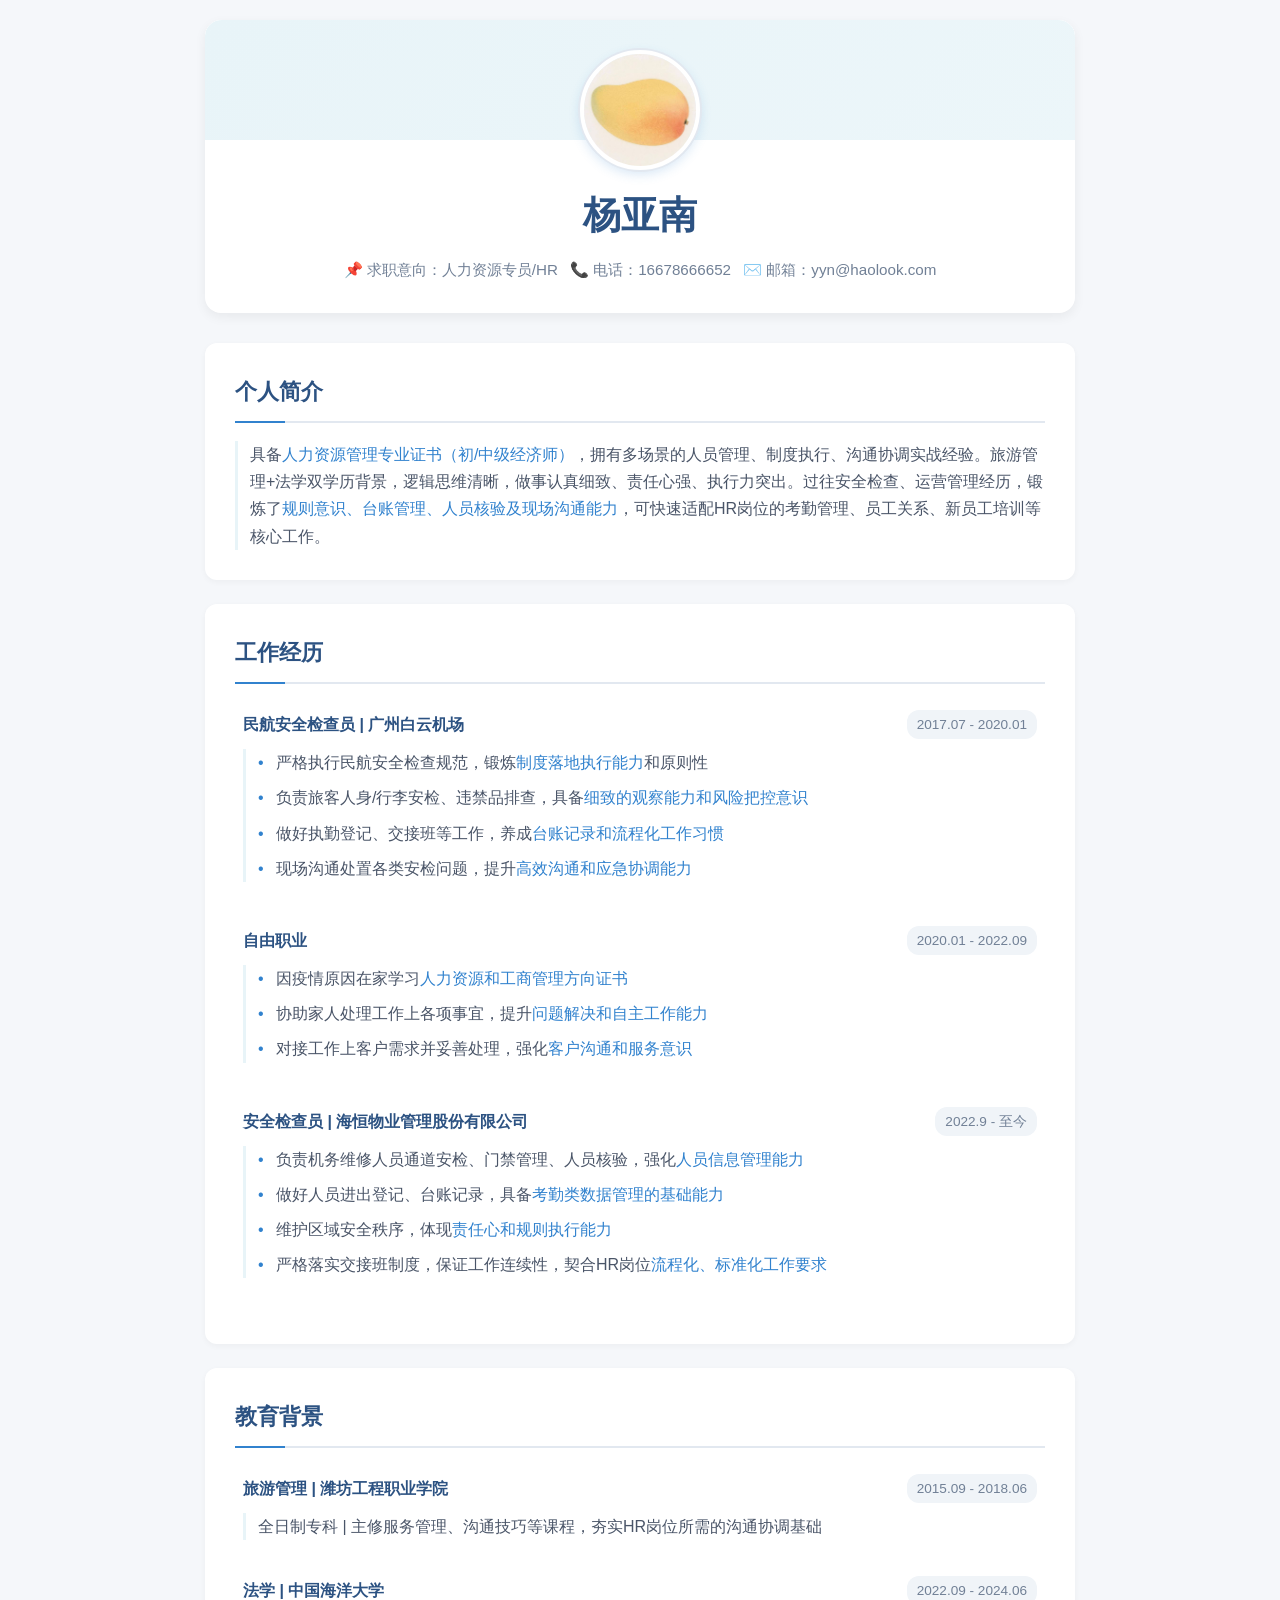
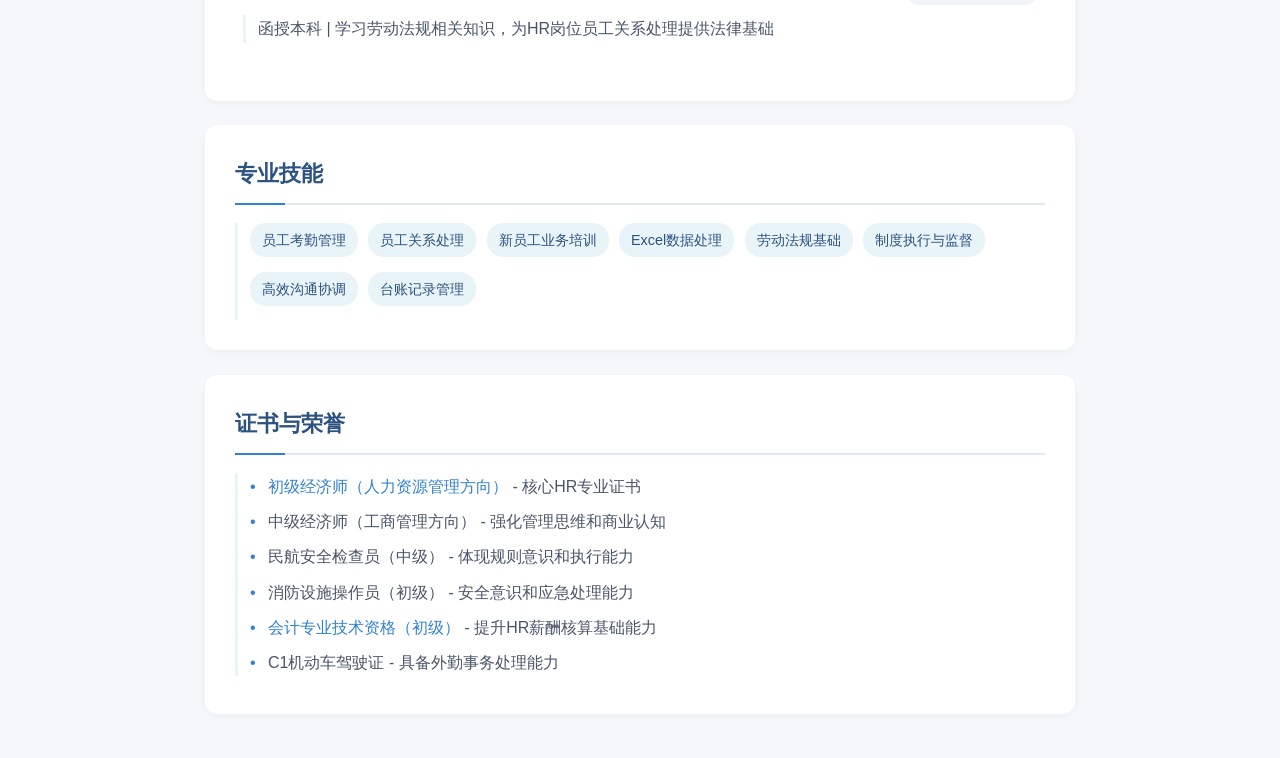
<file: index.html>
<html lang="zh-CN">
<head>
<meta charset="UTF-8">
<meta name="viewport" content="width=device-width, initial-scale=1.0">
<title>杨亚南的个人简历</title>
<style>
/* 全局基础：保证所有设备统一渲染 */
* {
  margin: 0;
  padding: 0;
  box-sizing: border-box;
  -webkit-box-sizing: border-box;
  -webkit-text-size-adjust: 100%; /* 禁止手机自动放大文字 */
  scroll-behavior: smooth; /* 平滑滚动 */
}

html, body {
  width: 100%;
  overflow-x: hidden; /* 禁止横向滚动条 */
}

body {
  font-family: -apple-system, BlinkMacSystemFont, "Segoe UI", "Microsoft YaHei", "Helvetica Neue", sans-serif;
  max-width: 900px;
  margin: 0 auto;
  padding: 20px 15px;
  color: #333;
  line-height: 1.7;
  background: #f5f7fa;
}

/* 主题色变量 */
:root {
  --primary: #2c5282;
  --secondary: #718096;
  --accent: #3182ce;
  --border: #e2e8f0;
  --card: #ffffff;
  --avatar-shadow: rgba(49, 130, 206, 0.2); /* 头像专属阴影色 */
  --hover-bg: #f8fafc;
}

/* 回到顶部按钮 */
.back-to-top {
  position: fixed;
  bottom: 30px;
  right: 30px;
  width: 48px;
  height: 48px;
  border-radius: 50%;
  background: var(--accent);
  color: white;
  display: flex;
  align-items: center;
  justify-content: center;
  cursor: pointer;
  box-shadow: 0 2px 8px rgba(49, 130, 206, 0.3);
  transition: all 0.3s ease;
  opacity: 0;
  visibility: hidden;
  z-index: 100;
  /* 新增：按钮出现动画 */
  animation: pulse 2s infinite ease-in-out;
  animation-play-state: paused;
}

.back-to-top.show {
  opacity: 1;
  visibility: visible;
  animation-play-state: running;
}

.back-to-top:hover {
  transform: translateY(-3px) scale(1.05);
  box-shadow: 0 4px 12px rgba(49, 130, 206, 0.4);
}

/* 头部卡片 */
.header {
  text-align: center;
  margin-bottom: 30px;
  padding: 30px 24px; /* 增加上下内边距，给头像更多呼吸空间 */
  background: var(--card);
  border-radius: 16px; /* 增大圆角更柔和 */
  box-shadow: 0 4px 12px rgba(0,0,0,0.06);
  position: relative;
  overflow: hidden;
  /* 新增：更细腻的入场动画 */
  animation: fadeInUp 0.8s ease forwards;
  opacity: 0;
  transform: translateY(20px);
}

/* 头部背景装饰 - 新增流动光效 */
.header::before {
  content: "";
  position: absolute;
  top: 0;
  left: 0;
  width: 100%;
  height: 120px;
  background: linear-gradient(135deg, #e8f4f8 0%, #f0f8fb 100%);
  border-radius: 16px 16px 0 0;
  z-index: 1;
  /* 新增：背景渐变动画 */
  background-size: 200% 200%;
  animation: gradientFlow 8s ease infinite;
}

/* 头像容器 - 新增外层容器实现更丰富效果 */
.avatar-container {
  position: relative;
  z-index: 2;
  display: inline-block;
  margin-bottom: 12px;
}

.avatar {
  width: 120px; /* 增大头像尺寸更醒目 */
  height: 120px;
  border-radius: 50%;
  object-fit: cover;
  /* 多层边框+阴影打造精致感 */
  border: 4px solid #ffffff;
  box-shadow: 0 0 0 2px var(--border), 0 4px 12px var(--avatar-shadow);
  /* 头像过渡效果 */
  transition: all 0.4s cubic-bezier(0.25, 0.8, 0.25, 1);
  /* 头像加载失败时的样式优化 */
  background-color: #f0f4f8;
  display: flex;
  align-items: center;
  justify-content: center;
  font-size: 2.5rem; /* 增大默认文字 */
  color: var(--accent);
  font-weight: 600;
  /* 新增：头像旋转入场动画 */
  animation: avatarRotate 1s ease forwards;
  opacity: 0;
  transform: scale(0.8) rotate(-10deg);
}

/* 头像悬浮效果 - 增强 */
.avatar:hover {
  transform: scale(1.08) rotate(2deg);
  box-shadow: 0 0 0 2px var(--border), 0 8px 20px rgba(49, 130, 206, 0.4);
}

/* 头像图片加载失败时显示文字 */
.avatar:after {
  content: "杨";
}

h1 {
  font-size: clamp(1.8rem, 4vw, 2.4rem); /* 自动适配大小 */
  color: var(--primary);
  margin-bottom: 10px;
  position: relative;
  z-index: 2;
  /* 新增：文字渐显动画 */
  animation: textReveal 1s ease 0.3s forwards;
  opacity: 0;
}

.contact {
  color: var(--secondary);
  display: flex;
  flex-wrap: wrap;
  justify-content: center;
  gap: 12px;
  font-size: 0.95rem;
  position: relative;
  z-index: 2;
  /* 新增：联系方式渐显动画 */
  animation: textReveal 1s ease 0.5s forwards;
  opacity: 0;
}

/* 联系方式点击交互 */
.contact span {
  transition: all 0.3s ease;
  cursor: pointer;
  position: relative;
}

.contact span:hover {
  color: var(--accent);
  transform: translateY(-2px);
}

/* 新增：联系方式下划线动画 */
.contact span::after {
  content: "";
  position: absolute;
  bottom: -2px;
  left: 0;
  width: 0;
  height: 1px;
  background: var(--accent);
  transition: width 0.3s ease;
}

.contact span:hover::after {
  width: 100%;
}

/* 内容卡片 */
.section {
  background: var(--card);
  padding: clamp(20px, 4vw, 30px);
  border-radius: 12px;
  margin-bottom: 24px;
  box-shadow: 0 2px 6px rgba(0,0,0,0.04);
  /* 添加轻微的悬浮效果 */
  transition: all 0.3s cubic-bezier(0.25, 0.8, 0.25, 1);
  /* 新增：卡片入场动画 */
  opacity: 0;
  transform: translateY(30px) scale(0.98);
  animation: sectionFadeIn 0.7s ease forwards;
}

/* 逐个延迟动画 - 调整延迟时间更自然 */
.section:nth-child(1) { animation-delay: 0.2s; }
.section:nth-child(2) { animation-delay: 0.4s; }
.section:nth-child(3) { animation-delay: 0.6s; }
.section:nth-child(4) { animation-delay: 0.8s; }
.section:nth-child(5) { animation-delay: 1.0s; }

.section:hover {
  transform: translateY(-5px) scale(1.01);
  box-shadow: 0 8px 20px rgba(0,0,0,0.08);
}

h2 {
  font-size: clamp(1.1rem, 3vw, 1.4rem);
  color: var(--primary);
  padding-bottom: 10px;
  border-bottom: 2px solid var(--border);
  position: relative;
  margin-bottom: 18px;
  /* 新增：标题下划线动画 */
  transition: all 0.3s ease;
}

h2::after {
  content: "";
  position: absolute;
  left: 0; bottom: -2px;
  width: 50px; height: 2px;
  background: var(--accent);
  /* 新增：标题下划线扩展动画 */
  transition: width 0.5s ease;
}

h2:hover::after {
  width: 100px;
}

/* 条目布局 */
.item {
  margin-bottom: 20px;
  transition: all 0.3s ease;
  padding: 8px;
  border-radius: 8px;
  /* 新增：条目渐显动画 */
  animation: itemFadeIn 0.8s ease forwards;
  opacity: 0;
}

/* 条目逐个动画 */
.item:nth-child(1) { animation-delay: 0.1s; }
.item:nth-child(2) { animation-delay: 0.2s; }
.item:nth-child(3) { animation-delay: 0.3s; }

.item:hover {
  background: var(--hover-bg);
  transform: translateX(5px);
}

.item-header {
  display: flex;
  flex-wrap: wrap;
  justify-content: space-between;
  align-items: center;
  gap: 8px;
  margin-bottom: 10px;
}

.item-title {
  font-weight: 600;
  color: var(--primary);
  flex: 1;
  transition: all 0.3s ease;
}

.item:hover .item-title {
  color: var(--accent);
}

.item-time {
  background: #f0f4f8;
  padding: 3px 10px;
  border-radius: 12px;
  font-size: 0.85rem;
  color: var(--secondary);
  white-space: nowrap;
  transition: all 0.3s ease;
}

.item:hover .item-time {
  background: var(--accent);
  color: white;
}

.item-desc {
  color: #4a5568;
  padding-left: 12px;
  border-left: 3px solid #e8f4f8;
  transition: all 0.3s ease;
}

.item:hover .item-desc {
  border-left-color: var(--accent);
  padding-left: 18px;
}

ul {
  list-style: none;
}
li {
  position: relative;
  padding-left: 18px;
  margin-bottom: 8px;
  transition: all 0.3s ease;
}

li:hover {
  color: var(--primary);
  transform: translateX(3px);
}

li::before {
  content: "•";
  position: absolute;
  left: 0;
  color: var(--accent);
  transition: all 0.3s ease;
}

li:hover::before {
  transform: scale(1.5);
  color: var(--primary);
}

/* 技能标签 */
.skill-tag {
  display: inline-block;
  background: #e8f4f8;
  color: var(--primary);
  padding: 5px 12px;
  border-radius: 16px;
  margin: 0 6px 6px 0;
  font-size: 0.9rem;
  /* 标签交互效果 */
  transition: all 0.3s cubic-bezier(0.25, 0.8, 0.25, 1);
  cursor: pointer;
  position: relative;
  overflow: hidden;
  /* 新增：标签入场动画 */
  animation: tagPop 0.6s ease forwards;
  opacity: 0;
  transform: scale(0.8);
}

/* 技能标签逐个动画 */
.skill-tag:nth-child(1) { animation-delay: 0.1s; }
.skill-tag:nth-child(2) { animation-delay: 0.2s; }
.skill-tag:nth-child(3) { animation-delay: 0.3s; }
.skill-tag:nth-child(4) { animation-delay: 0.4s; }
.skill-tag:nth-child(5) { animation-delay: 0.5s; }
.skill-tag:nth-child(6) { animation-delay: 0.6s; }
.skill-tag:nth-child(7) { animation-delay: 0.7s; }
.skill-tag:nth-child(8) { animation-delay: 0.8s; }

.skill-tag::after {
  content: "";
  position: absolute;
  top: 0;
  left: -100%;
  width: 100%;
  height: 100%;
  background: linear-gradient(90deg, transparent, rgba(255,255,255,0.3), transparent);
  transition: left 0.6s ease;
}

.skill-tag:hover {
  background-color: var(--accent);
  color: white;
  transform: translateY(-3px) scale(1.05);
  box-shadow: 0 4px 12px rgba(49, 130, 206, 0.3);
}

.skill-tag:hover::after {
  left: 100%;
}

/* 高亮HR相关内容 */
.hr-highlight {
  color: var(--accent);
  font-weight: 500;
  transition: all 0.3s ease;
  position: relative;
}

.hr-highlight:hover {
  text-shadow: 0 0 10px rgba(49, 130, 206, 0.4);
  transform: scale(1.02);
}

/* 新增：高亮文字发光动画 */
.hr-highlight::after {
  content: "";
  position: absolute;
  bottom: -2px;
  left: 0;
  width: 100%;
  height: 1px;
  background: var(--accent);
  transform: scaleX(0);
  transition: transform 0.3s ease;
}

.hr-highlight:hover::after {
  transform: scaleX(1);
}

/* 打印样式优化 */
@media print {
  body {
    background: white;
    padding: 0;
  }
  .back-to-top {
    display: none;
  }
  .header, .section {
    box-shadow: none;
    border: none;
    margin-bottom: 15px;
    padding: 15px 0;
    animation: none !important;
    transform: none !important;
    opacity: 1 !important;
  }
  .header::before {
    display: none; /* 打印时隐藏背景渐变 */
  }
  .avatar {
    box-shadow: none;
    border: 3px solid var(--border);
    animation: none !important;
    transform: none !important;
    opacity: 1 !important;
  }
  .avatar:hover {
    transform: none;
  }
  .section:hover {
    transform: none;
  }
  .skill-tag {
    border: 1px solid #e8f4f8;
    animation: none !important;
    transform: none !important;
    opacity: 1 !important;
  }
}

/* 移动端优化 */
@media (max-width: 480px) {
  .avatar {
    width: 100px;
    height: 100px;
    font-size: 2rem;
  }
  .contact {
    flex-direction: column;
    gap: 6px;
  }
  .item-desc {
    padding-left: 8px;
  }
  li {
    padding-left: 14px;
  }
  .back-to-top {
    width: 40px;
    height: 40px;
    bottom: 20px;
    right: 20px;
  }
}

/* 动画定义 - 新增多个精致动画 */
@keyframes fadeInUp {
  from { 
    opacity: 0;
    transform: translateY(20px);
  }
  to { 
    opacity: 1;
    transform: translateY(0);
  }
}

@keyframes gradientFlow {
  0% { background-position: 0% 50%; }
  50% { background-position: 100% 50%; }
  100% { background-position: 0% 50%; }
}

@keyframes avatarRotate {
  from {
    opacity: 0;
    transform: scale(0.8) rotate(-10deg);
  }
  to {
    opacity: 1;
    transform: scale(1) rotate(0);
  }
}

@keyframes textReveal {
  from {
    opacity: 0;
    transform: translateY(10px);
  }
  to {
    opacity: 1;
    transform: translateY(0);
  }
}

@keyframes sectionFadeIn {
  from {
    opacity: 0;
    transform: translateY(30px) scale(0.98);
  }
  to {
    opacity: 1;
    transform: translateY(0) scale(1);
  }
}

@keyframes itemFadeIn {
  from {
    opacity: 0;
    transform: translateX(-10px);
  }
  to {
    opacity: 1;
    transform: translateX(0);
  }
}

@keyframes tagPop {
  from {
    opacity: 0;
    transform: scale(0.8);
  }
  70% {
    transform: scale(1.05);
  }
  to {
    opacity: 1;
    transform: scale(1);
  }
}

@keyframes pulse {
  0% { transform: scale(1); }
  50% { transform: scale(1.05); }
  100% { transform: scale(1); }
}
</style>
</head>
<body>
<div class="header">
  <!-- 新增头像容器，实现更丰富的视觉效果 -->
  <div class="avatar-container">
    <img src="Mango.jpg" class="avatar" alt="杨亚南头像"> <!-- 替换为你的真实头像路径 -->
  </div>
  <h1>杨亚南</h1>
  <p class="contact">
    <span>📌 求职意向：人力资源专员/HR</span>
    <span>📞 电话：16678666652</span>
    <span>✉️ 邮箱：yyn@haolook.com</span> <!-- 替换为你的真实邮箱 -->
  </p>
</div>

<!-- 个人简介 -->
<div id="intro" class="section">
  <h2>个人简介</h2>
  <div class="item-desc">
    <p>具备<span class="hr-highlight">人力资源管理专业证书（初/中级经济师）</span>，拥有多场景的人员管理、制度执行、沟通协调实战经验。旅游管理+法学双学历背景，逻辑思维清晰，做事认真细致、责任心强、执行力突出。过往安全检查、运营管理经历，锻炼了<span class="hr-highlight">规则意识、台账管理、人员核验及现场沟通能力</span>，可快速适配HR岗位的考勤管理、员工关系、新员工培训等核心工作。</p>
  </div>
</div>

<!-- 工作经历 -->
<div id="experience" class="section">
  <h2>工作经历</h2>
  <div class="item">
    <div class="item-header">
      <span class="item-title">民航安全检查员 | 广州白云机场</span>
      <span class="item-time">2017.07 - 2020.01</span>
    </div>
    <div class="item-desc">
      <ul>
        <li>严格执行民航安全检查规范，锻炼<span class="hr-highlight">制度落地执行能力</span>和原则性</li>
        <li>负责旅客人身/行李安检、违禁品排查，具备<span class="hr-highlight">细致的观察能力和风险把控意识</span></li>
        <li>做好执勤登记、交接班等工作，养成<span class="hr-highlight">台账记录和流程化工作习惯</span></li>
        <li>现场沟通处置各类安检问题，提升<span class="hr-highlight">高效沟通和应急协调能力</span></li>
      </ul>
    </div>
  </div>
  <div class="item">
    <div class="item-header">
      <span class="item-title">自由职业</span>
      <span class="item-time">2020.01 - 2022.09</span>
    </div>
    <div class="item-desc">
      <ul>
        <li>因疫情原因在家学习<span class="hr-highlight">人力资源和工商管理方向证书</span></li>
        <li>协助家人处理工作上各项事宜，提升<span class="hr-highlight">问题解决和自主工作能力</span></li>
        <li>对接工作上客户需求并妥善处理，强化<span class="hr-highlight">客户沟通和服务意识</span></li>
      </ul>
    </div>
  </div>
  <div class="item">
    <div class="item-header">
      <span class="item-title">安全检查员 | 海恒物业管理股份有限公司</span>
      <span class="item-time">2022.9 - 至今</span>
    </div>
    <div class="item-desc">
      <ul>
        <li>负责机务维修人员通道安检、门禁管理、人员核验，强化<span class="hr-highlight">人员信息管理能力</span></li>
        <li>做好人员进出登记、台账记录，具备<span class="hr-highlight">考勤类数据管理的基础能力</span></li>
        <li>维护区域安全秩序，体现<span class="hr-highlight">责任心和规则执行能力</span></li>
        <li>严格落实交接班制度，保证工作连续性，契合HR岗位<span class="hr-highlight">流程化、标准化工作要求</span></li>
      </ul>
    </div>
  </div>
</div>

<!-- 教育背景 -->
<div id="education" class="section">
  <h2>教育背景</h2>
  <div class="item">
    <div class="item-header">
      <span class="item-title">旅游管理 | 潍坊工程职业学院</span>
      <span class="item-time">2015.09 - 2018.06</span>
    </div>
    <div class="item-desc">
      <p>全日制专科 | 主修服务管理、沟通技巧等课程，夯实HR岗位所需的沟通协调基础</p>
    </div>
  </div>
  <div class="item">
    <div class="item-header">
      <span class="item-title">法学 | 中国海洋大学</span>
      <span class="item-time">2022.09 - 2024.06</span>
    </div>
    <div class="item-desc">
      <p>函授本科 | 学习劳动法规相关知识，为HR岗位员工关系处理提供法律基础</p>
    </div>
  </div>
</div>

<!-- 专业技能 -->
<div id="skills" class="section">
  <h2>专业技能</h2>
  <div class="item-desc">
    <span class="skill-tag">员工考勤管理</span>
    <span class="skill-tag">员工关系处理</span>
    <span class="skill-tag">新员工业务培训</span>
    <span class="skill-tag">Excel数据处理</span>
    <span class="skill-tag">劳动法规基础</span>
    <span class="skill-tag">制度执行与监督</span>
    <span class="skill-tag">高效沟通协调</span>
    <span class="skill-tag">台账记录管理</span>
  </div>
</div>

<!-- 证书与荣誉 -->
<div id="certificates" class="section">
  <h2>证书与荣誉</h2>
  <div class="item-desc">
    <ul>
      <li><span class="hr-highlight">初级经济师（人力资源管理方向）</span> - 核心HR专业证书</li>
      <li>中级经济师（工商管理方向） - 强化管理思维和商业认知</li>
      <li>民航安全检查员（中级） - 体现规则意识和执行能力</li>
      <li>消防设施操作员（初级） - 安全意识和应急处理能力</li>
      <li><span class="hr-highlight">会计专业技术资格（初级）</span> - 提升HR薪酬核算基础能力</li>
      <li>C1机动车驾驶证 - 具备外勤事务处理能力</li>
    </ul>
  </div>
</div>

<!-- 回到顶部按钮 -->
<div class="back-to-top" id="backToTop">↑</div>

<script>
// 回到顶部按钮
const backToTopBtn = document.getElementById('backToTop');

window.addEventListener('scroll', function() {
  // 滚动超过300px显示回到顶部按钮
  if (window.scrollY > 300) {
    backToTopBtn.classList.add('show');
  } else {
    backToTopBtn.classList.remove('show');
  }
});

// 回到顶部按钮点击事件
backToTopBtn.addEventListener('click', function() {
  window.scrollTo({
    top: 0,
    behavior: 'smooth'
  });
});

// 联系方式复制功能
document.querySelectorAll('.contact span').forEach(span => {
  span.addEventListener('click', function() {
    // 提取纯文本内容（去除emoji）
    const text = this.textContent.replace(/[📌📞✉️]/g, '').trim();
    
    // 创建临时输入框复制文本
    const tempInput = document.createElement('input');
    tempInput.value = text;
    document.body.appendChild(tempInput);
    tempInput.select();
    document.execCommand('copy');
    document.body.removeChild(tempInput);
    
    // 提示复制成功
    const originalText = this.textContent;
    this.textContent = "✅ 复制成功";
    setTimeout(() => {
      this.textContent = originalText;
    }, 1500);
  });
});
</script>
</body>
</html>
</file>
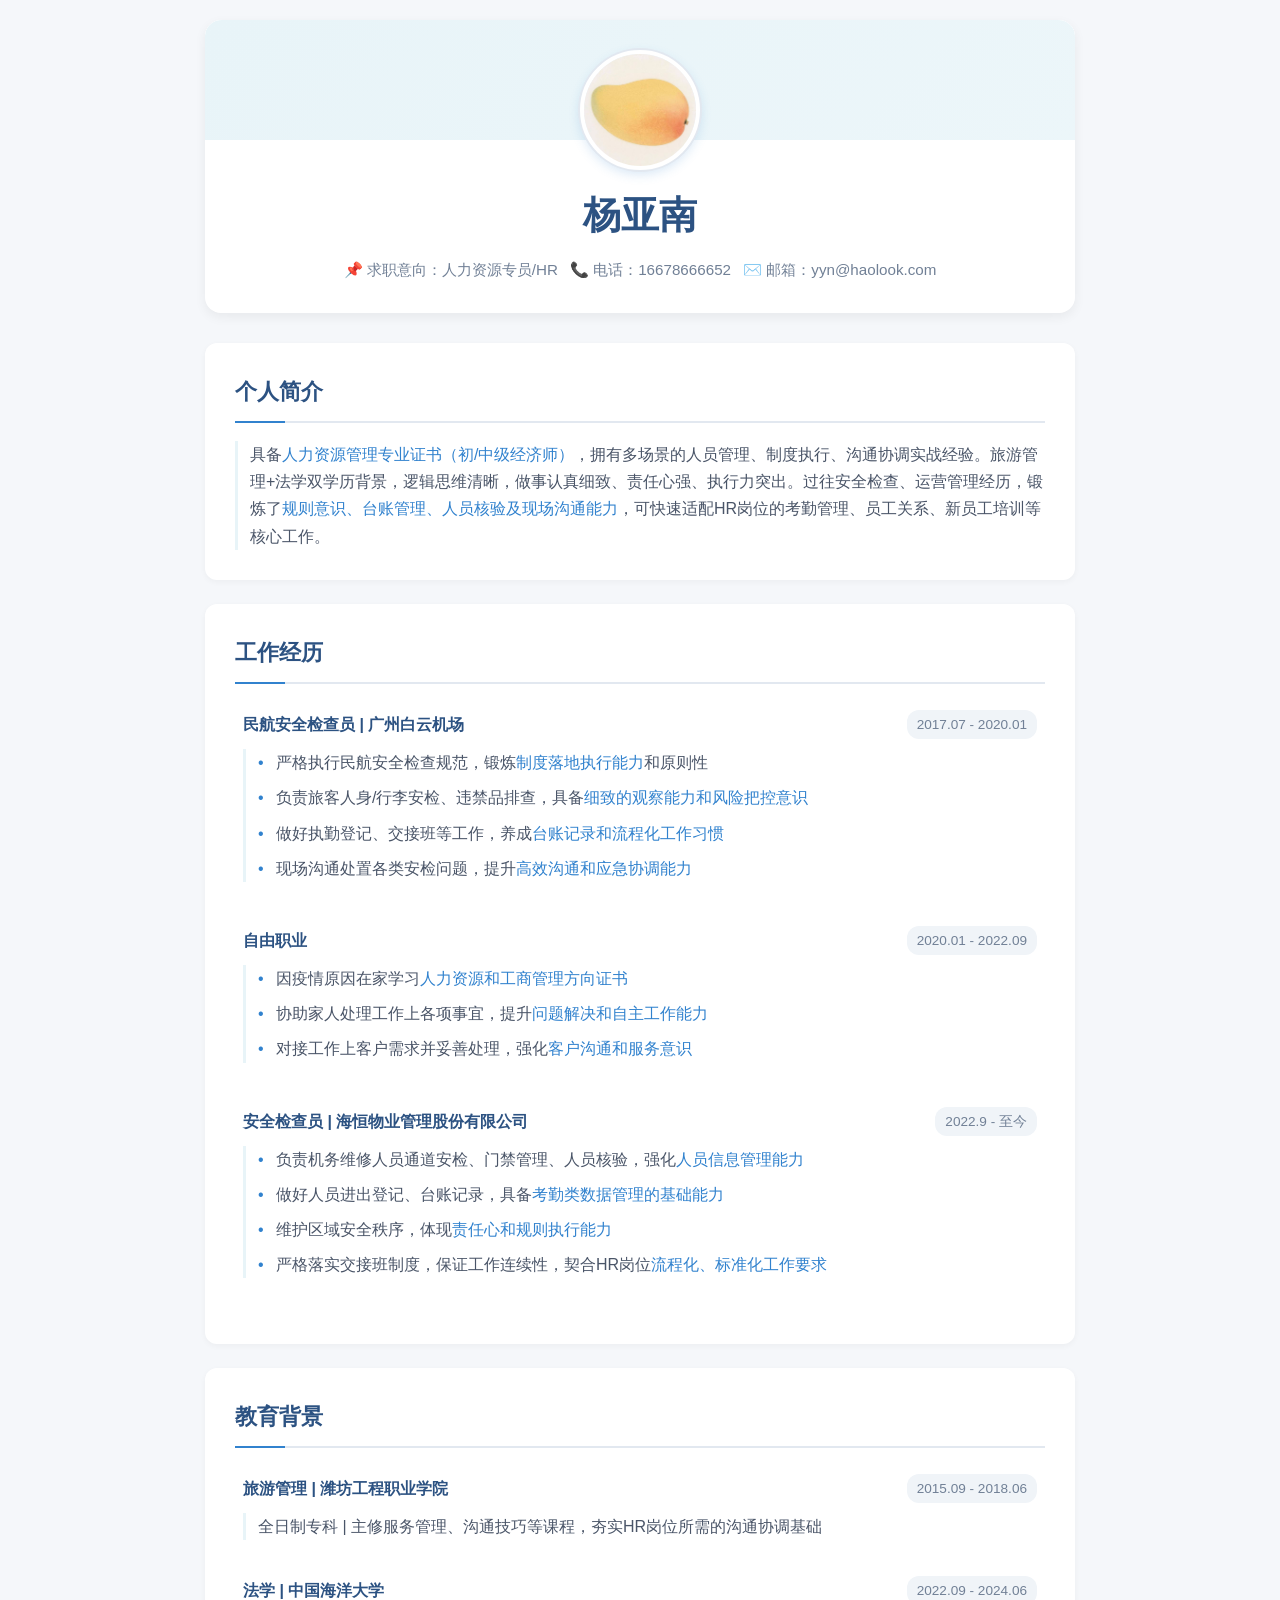
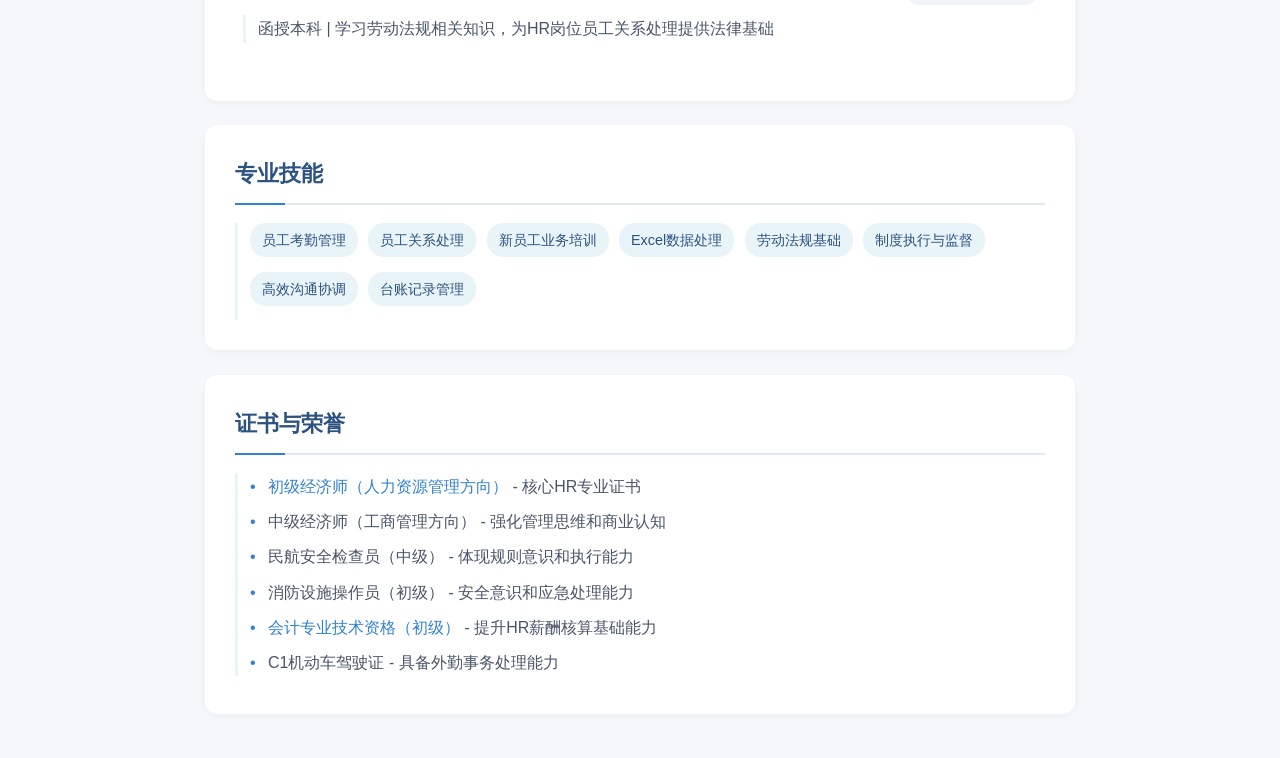
<file: asd.html>
<html lang="zh-CN">
<head>
<meta charset="UTF-8">
<meta name="viewport" content="width=device-width, initial-scale=1.0">
<title>杨亚南的个人简历</title>
<style>
/* 全局基础：保证所有设备统一渲染 */
* {
  margin: 0;
  padding: 0;
  box-sizing: border-box;
  -webkit-box-sizing: border-box;
  -webkit-text-size-adjust: 100%; /* 禁止手机自动放大文字 */
  scroll-behavior: smooth; /* 平滑滚动 */
}

html, body {
  width: 100%;
  overflow-x: hidden; /* 禁止横向滚动条 */
}

body {
  font-family: -apple-system, BlinkMacSystemFont, "Segoe UI", "Microsoft YaHei", "Helvetica Neue", sans-serif;
  max-width: 900px;
  margin: 0 auto;
  padding: 20px 15px;
  color: #333;
  line-height: 1.7;
  background: #f5f7fa;
}

/* 主题色变量 */
:root {
  --primary: #2c5282;
  --secondary: #718096;
  --accent: #3182ce;
  --border: #e2e8f0;
  --card: #ffffff;
  --avatar-shadow: rgba(49, 130, 206, 0.2); /* 头像专属阴影色 */
  --hover-bg: #f8fafc;
}

/* 回到顶部按钮 */
.back-to-top {
  position: fixed;
  bottom: 30px;
  right: 30px;
  width: 48px;
  height: 48px;
  border-radius: 50%;
  background: var(--accent);
  color: white;
  display: flex;
  align-items: center;
  justify-content: center;
  cursor: pointer;
  box-shadow: 0 2px 8px rgba(49, 130, 206, 0.3);
  transition: all 0.3s ease;
  opacity: 0;
  visibility: hidden;
  z-index: 100;
  /* 新增：按钮出现动画 */
  animation: pulse 2s infinite ease-in-out;
  animation-play-state: paused;
}

.back-to-top.show {
  opacity: 1;
  visibility: visible;
  animation-play-state: running;
}

.back-to-top:hover {
  transform: translateY(-3px) scale(1.05);
  box-shadow: 0 4px 12px rgba(49, 130, 206, 0.4);
}

/* 头部卡片 */
.header {
  text-align: center;
  margin-bottom: 30px;
  padding: 30px 24px; /* 增加上下内边距，给头像更多呼吸空间 */
  background: var(--card);
  border-radius: 16px; /* 增大圆角更柔和 */
  box-shadow: 0 4px 12px rgba(0,0,0,0.06);
  position: relative;
  overflow: hidden;
  /* 新增：更细腻的入场动画 */
  animation: fadeInUp 0.8s ease forwards;
  opacity: 0;
  transform: translateY(20px);
}

/* 头部背景装饰 - 新增流动光效 */
.header::before {
  content: "";
  position: absolute;
  top: 0;
  left: 0;
  width: 100%;
  height: 120px;
  background: linear-gradient(135deg, #e8f4f8 0%, #f0f8fb 100%);
  border-radius: 16px 16px 0 0;
  z-index: 1;
  /* 新增：背景渐变动画 */
  background-size: 200% 200%;
  animation: gradientFlow 8s ease infinite;
}

/* 头像容器 - 新增外层容器实现更丰富效果 */
.avatar-container {
  position: relative;
  z-index: 2;
  display: inline-block;
  margin-bottom: 12px;
}

.avatar {
  width: 120px; /* 增大头像尺寸更醒目 */
  height: 120px;
  border-radius: 50%;
  object-fit: cover;
  /* 多层边框+阴影打造精致感 */
  border: 4px solid #ffffff;
  box-shadow: 0 0 0 2px var(--border), 0 4px 12px var(--avatar-shadow);
  /* 头像过渡效果 */
  transition: all 0.4s cubic-bezier(0.25, 0.8, 0.25, 1);
  /* 头像加载失败时的样式优化 */
  background-color: #f0f4f8;
  display: flex;
  align-items: center;
  justify-content: center;
  font-size: 2.5rem; /* 增大默认文字 */
  color: var(--accent);
  font-weight: 600;
  /* 新增：头像旋转入场动画 */
  animation: avatarRotate 1s ease forwards;
  opacity: 0;
  transform: scale(0.8) rotate(-10deg);
}

/* 头像悬浮效果 - 增强 */
.avatar:hover {
  transform: scale(1.08) rotate(2deg);
  box-shadow: 0 0 0 2px var(--border), 0 8px 20px rgba(49, 130, 206, 0.4);
}

/* 头像图片加载失败时显示文字 */
.avatar:after {
  content: "杨";
}

h1 {
  font-size: clamp(1.8rem, 4vw, 2.4rem); /* 自动适配大小 */
  color: var(--primary);
  margin-bottom: 10px;
  position: relative;
  z-index: 2;
  /* 新增：文字渐显动画 */
  animation: textReveal 1s ease 0.3s forwards;
  opacity: 0;
}

.contact {
  color: var(--secondary);
  display: flex;
  flex-wrap: wrap;
  justify-content: center;
  gap: 12px;
  font-size: 0.95rem;
  position: relative;
  z-index: 2;
  /* 新增：联系方式渐显动画 */
  animation: textReveal 1s ease 0.5s forwards;
  opacity: 0;
}

/* 联系方式点击交互 */
.contact span {
  transition: all 0.3s ease;
  cursor: pointer;
  position: relative;
}

.contact span:hover {
  color: var(--accent);
  transform: translateY(-2px);
}

/* 新增：联系方式下划线动画 */
.contact span::after {
  content: "";
  position: absolute;
  bottom: -2px;
  left: 0;
  width: 0;
  height: 1px;
  background: var(--accent);
  transition: width 0.3s ease;
}

.contact span:hover::after {
  width: 100%;
}

/* 内容卡片 */
.section {
  background: var(--card);
  padding: clamp(20px, 4vw, 30px);
  border-radius: 12px;
  margin-bottom: 24px;
  box-shadow: 0 2px 6px rgba(0,0,0,0.04);
  /* 添加轻微的悬浮效果 */
  transition: all 0.3s cubic-bezier(0.25, 0.8, 0.25, 1);
  /* 新增：卡片入场动画 */
  opacity: 0;
  transform: translateY(30px) scale(0.98);
  animation: sectionFadeIn 0.7s ease forwards;
}

/* 逐个延迟动画 - 调整延迟时间更自然 */
.section:nth-child(1) { animation-delay: 0.2s; }
.section:nth-child(2) { animation-delay: 0.4s; }
.section:nth-child(3) { animation-delay: 0.6s; }
.section:nth-child(4) { animation-delay: 0.8s; }
.section:nth-child(5) { animation-delay: 1.0s; }

.section:hover {
  transform: translateY(-5px) scale(1.01);
  box-shadow: 0 8px 20px rgba(0,0,0,0.08);
}

h2 {
  font-size: clamp(1.1rem, 3vw, 1.4rem);
  color: var(--primary);
  padding-bottom: 10px;
  border-bottom: 2px solid var(--border);
  position: relative;
  margin-bottom: 18px;
  /* 新增：标题下划线动画 */
  transition: all 0.3s ease;
}

h2::after {
  content: "";
  position: absolute;
  left: 0; bottom: -2px;
  width: 50px; height: 2px;
  background: var(--accent);
  /* 新增：标题下划线扩展动画 */
  transition: width 0.5s ease;
}

h2:hover::after {
  width: 100px;
}

/* 条目布局 */
.item {
  margin-bottom: 20px;
  transition: all 0.3s ease;
  padding: 8px;
  border-radius: 8px;
  /* 新增：条目渐显动画 */
  animation: itemFadeIn 0.8s ease forwards;
  opacity: 0;
}

/* 条目逐个动画 */
.item:nth-child(1) { animation-delay: 0.1s; }
.item:nth-child(2) { animation-delay: 0.2s; }
.item:nth-child(3) { animation-delay: 0.3s; }

.item:hover {
  background: var(--hover-bg);
  transform: translateX(5px);
}

.item-header {
  display: flex;
  flex-wrap: wrap;
  justify-content: space-between;
  align-items: center;
  gap: 8px;
  margin-bottom: 10px;
}

.item-title {
  font-weight: 600;
  color: var(--primary);
  flex: 1;
  transition: all 0.3s ease;
}

.item:hover .item-title {
  color: var(--accent);
}

.item-time {
  background: #f0f4f8;
  padding: 3px 10px;
  border-radius: 12px;
  font-size: 0.85rem;
  color: var(--secondary);
  white-space: nowrap;
  transition: all 0.3s ease;
}

.item:hover .item-time {
  background: var(--accent);
  color: white;
}

.item-desc {
  color: #4a5568;
  padding-left: 12px;
  border-left: 3px solid #e8f4f8;
  transition: all 0.3s ease;
}

.item:hover .item-desc {
  border-left-color: var(--accent);
  padding-left: 18px;
}

ul {
  list-style: none;
}
li {
  position: relative;
  padding-left: 18px;
  margin-bottom: 8px;
  transition: all 0.3s ease;
}

li:hover {
  color: var(--primary);
  transform: translateX(3px);
}

li::before {
  content: "•";
  position: absolute;
  left: 0;
  color: var(--accent);
  transition: all 0.3s ease;
}

li:hover::before {
  transform: scale(1.5);
  color: var(--primary);
}

/* 技能标签 */
.skill-tag {
  display: inline-block;
  background: #e8f4f8;
  color: var(--primary);
  padding: 5px 12px;
  border-radius: 16px;
  margin: 0 6px 6px 0;
  font-size: 0.9rem;
  /* 标签交互效果 */
  transition: all 0.3s cubic-bezier(0.25, 0.8, 0.25, 1);
  cursor: pointer;
  position: relative;
  overflow: hidden;
  /* 新增：标签入场动画 */
  animation: tagPop 0.6s ease forwards;
  opacity: 0;
  transform: scale(0.8);
}

/* 技能标签逐个动画 */
.skill-tag:nth-child(1) { animation-delay: 0.1s; }
.skill-tag:nth-child(2) { animation-delay: 0.2s; }
.skill-tag:nth-child(3) { animation-delay: 0.3s; }
.skill-tag:nth-child(4) { animation-delay: 0.4s; }
.skill-tag:nth-child(5) { animation-delay: 0.5s; }
.skill-tag:nth-child(6) { animation-delay: 0.6s; }
.skill-tag:nth-child(7) { animation-delay: 0.7s; }
.skill-tag:nth-child(8) { animation-delay: 0.8s; }

.skill-tag::after {
  content: "";
  position: absolute;
  top: 0;
  left: -100%;
  width: 100%;
  height: 100%;
  background: linear-gradient(90deg, transparent, rgba(255,255,255,0.3), transparent);
  transition: left 0.6s ease;
}

.skill-tag:hover {
  background-color: var(--accent);
  color: white;
  transform: translateY(-3px) scale(1.05);
  box-shadow: 0 4px 12px rgba(49, 130, 206, 0.3);
}

.skill-tag:hover::after {
  left: 100%;
}

/* 高亮HR相关内容 */
.hr-highlight {
  color: var(--accent);
  font-weight: 500;
  transition: all 0.3s ease;
  position: relative;
}

.hr-highlight:hover {
  text-shadow: 0 0 10px rgba(49, 130, 206, 0.4);
  transform: scale(1.02);
}

/* 新增：高亮文字发光动画 */
.hr-highlight::after {
  content: "";
  position: absolute;
  bottom: -2px;
  left: 0;
  width: 100%;
  height: 1px;
  background: var(--accent);
  transform: scaleX(0);
  transition: transform 0.3s ease;
}

.hr-highlight:hover::after {
  transform: scaleX(1);
}

/* 打印样式优化 */
@media print {
  body {
    background: white;
    padding: 0;
  }
  .back-to-top {
    display: none;
  }
  .header, .section {
    box-shadow: none;
    border: none;
    margin-bottom: 15px;
    padding: 15px 0;
    animation: none !important;
    transform: none !important;
    opacity: 1 !important;
  }
  .header::before {
    display: none; /* 打印时隐藏背景渐变 */
  }
  .avatar {
    box-shadow: none;
    border: 3px solid var(--border);
    animation: none !important;
    transform: none !important;
    opacity: 1 !important;
  }
  .avatar:hover {
    transform: none;
  }
  .section:hover {
    transform: none;
  }
  .skill-tag {
    border: 1px solid #e8f4f8;
    animation: none !important;
    transform: none !important;
    opacity: 1 !important;
  }
}

/* 移动端优化 */
@media (max-width: 480px) {
  .avatar {
    width: 100px;
    height: 100px;
    font-size: 2rem;
  }
  .contact {
    flex-direction: column;
    gap: 6px;
  }
  .item-desc {
    padding-left: 8px;
  }
  li {
    padding-left: 14px;
  }
  .back-to-top {
    width: 40px;
    height: 40px;
    bottom: 20px;
    right: 20px;
  }
}

/* 动画定义 - 新增多个精致动画 */
@keyframes fadeInUp {
  from { 
    opacity: 0;
    transform: translateY(20px);
  }
  to { 
    opacity: 1;
    transform: translateY(0);
  }
}

@keyframes gradientFlow {
  0% { background-position: 0% 50%; }
  50% { background-position: 100% 50%; }
  100% { background-position: 0% 50%; }
}

@keyframes avatarRotate {
  from {
    opacity: 0;
    transform: scale(0.8) rotate(-10deg);
  }
  to {
    opacity: 1;
    transform: scale(1) rotate(0);
  }
}

@keyframes textReveal {
  from {
    opacity: 0;
    transform: translateY(10px);
  }
  to {
    opacity: 1;
    transform: translateY(0);
  }
}

@keyframes sectionFadeIn {
  from {
    opacity: 0;
    transform: translateY(30px) scale(0.98);
  }
  to {
    opacity: 1;
    transform: translateY(0) scale(1);
  }
}

@keyframes itemFadeIn {
  from {
    opacity: 0;
    transform: translateX(-10px);
  }
  to {
    opacity: 1;
    transform: translateX(0);
  }
}

@keyframes tagPop {
  from {
    opacity: 0;
    transform: scale(0.8);
  }
  70% {
    transform: scale(1.05);
  }
  to {
    opacity: 1;
    transform: scale(1);
  }
}

@keyframes pulse {
  0% { transform: scale(1); }
  50% { transform: scale(1.05); }
  100% { transform: scale(1); }
}
</style>
</head>
<body>
<div class="header">
  <!-- 新增头像容器，实现更丰富的视觉效果 -->
  <div class="avatar-container">
    <img src="Mango.jpg" class="avatar" alt="杨亚南头像"> <!-- 替换为你的真实头像路径 -->
  </div>
  <h1>杨亚南</h1>
  <p class="contact">
    <span>📌 求职意向：人力资源专员/HR</span>
    <span>📞 电话：16678666652</span>
    <span>✉️ 邮箱：yyn@haolook.com</span> <!-- 替换为你的真实邮箱 -->
  </p>
</div>

<!-- 个人简介 -->
<div id="intro" class="section">
  <h2>个人简介</h2>
  <div class="item-desc">
    <p>具备<span class="hr-highlight">人力资源管理专业证书（初/中级经济师）</span>，拥有多场景的人员管理、制度执行、沟通协调实战经验。旅游管理+法学双学历背景，逻辑思维清晰，做事认真细致、责任心强、执行力突出。过往安全检查、运营管理经历，锻炼了<span class="hr-highlight">规则意识、台账管理、人员核验及现场沟通能力</span>，可快速适配HR岗位的考勤管理、员工关系、新员工培训等核心工作。</p>
  </div>
</div>

<!-- 工作经历 -->
<div id="experience" class="section">
  <h2>工作经历</h2>
  <div class="item">
    <div class="item-header">
      <span class="item-title">民航安全检查员 | 广州白云机场</span>
      <span class="item-time">2017.07 - 2020.01</span>
    </div>
    <div class="item-desc">
      <ul>
        <li>严格执行民航安全检查规范，锻炼<span class="hr-highlight">制度落地执行能力</span>和原则性</li>
        <li>负责旅客人身/行李安检、违禁品排查，具备<span class="hr-highlight">细致的观察能力和风险把控意识</span></li>
        <li>做好执勤登记、交接班等工作，养成<span class="hr-highlight">台账记录和流程化工作习惯</span></li>
        <li>现场沟通处置各类安检问题，提升<span class="hr-highlight">高效沟通和应急协调能力</span></li>
      </ul>
    </div>
  </div>
  <div class="item">
    <div class="item-header">
      <span class="item-title">自由职业</span>
      <span class="item-time">2020.01 - 2022.09</span>
    </div>
    <div class="item-desc">
      <ul>
        <li>因疫情原因在家学习<span class="hr-highlight">人力资源和工商管理方向证书</span></li>
        <li>协助家人处理工作上各项事宜，提升<span class="hr-highlight">问题解决和自主工作能力</span></li>
        <li>对接工作上客户需求并妥善处理，强化<span class="hr-highlight">客户沟通和服务意识</span></li>
      </ul>
    </div>
  </div>
  <div class="item">
    <div class="item-header">
      <span class="item-title">安全检查员 | 海恒物业管理股份有限公司</span>
      <span class="item-time">2022.9 - 至今</span>
    </div>
    <div class="item-desc">
      <ul>
        <li>负责机务维修人员通道安检、门禁管理、人员核验，强化<span class="hr-highlight">人员信息管理能力</span></li>
        <li>做好人员进出登记、台账记录，具备<span class="hr-highlight">考勤类数据管理的基础能力</span></li>
        <li>维护区域安全秩序，体现<span class="hr-highlight">责任心和规则执行能力</span></li>
        <li>严格落实交接班制度，保证工作连续性，契合HR岗位<span class="hr-highlight">流程化、标准化工作要求</span></li>
      </ul>
    </div>
  </div>
</div>

<!-- 教育背景 -->
<div id="education" class="section">
  <h2>教育背景</h2>
  <div class="item">
    <div class="item-header">
      <span class="item-title">旅游管理 | 潍坊工程职业学院</span>
      <span class="item-time">2015.09 - 2018.06</span>
    </div>
    <div class="item-desc">
      <p>全日制专科 | 主修服务管理、沟通技巧等课程，夯实HR岗位所需的沟通协调基础</p>
    </div>
  </div>
  <div class="item">
    <div class="item-header">
      <span class="item-title">法学 | 中国海洋大学</span>
      <span class="item-time">2022.09 - 2024.06</span>
    </div>
    <div class="item-desc">
      <p>函授本科 | 学习劳动法规相关知识，为HR岗位员工关系处理提供法律基础</p>
    </div>
  </div>
</div>

<!-- 专业技能 -->
<div id="skills" class="section">
  <h2>专业技能</h2>
  <div class="item-desc">
    <span class="skill-tag">员工考勤管理</span>
    <span class="skill-tag">员工关系处理</span>
    <span class="skill-tag">新员工业务培训</span>
    <span class="skill-tag">Excel数据处理</span>
    <span class="skill-tag">劳动法规基础</span>
    <span class="skill-tag">制度执行与监督</span>
    <span class="skill-tag">高效沟通协调</span>
    <span class="skill-tag">台账记录管理</span>
  </div>
</div>

<!-- 证书与荣誉 -->
<div id="certificates" class="section">
  <h2>证书与荣誉</h2>
  <div class="item-desc">
    <ul>
      <li><span class="hr-highlight">初级经济师（人力资源管理方向）</span> - 核心HR专业证书</li>
      <li>中级经济师（工商管理方向） - 强化管理思维和商业认知</li>
      <li>民航安全检查员（中级） - 体现规则意识和执行能力</li>
      <li>消防设施操作员（初级） - 安全意识和应急处理能力</li>
      <li><span class="hr-highlight">会计专业技术资格（初级）</span> - 提升HR薪酬核算基础能力</li>
      <li>C1机动车驾驶证 - 具备外勤事务处理能力</li>
    </ul>
  </div>
</div>

<!-- 回到顶部按钮 -->
<div class="back-to-top" id="backToTop">↑</div>

<script>
// 回到顶部按钮
const backToTopBtn = document.getElementById('backToTop');

window.addEventListener('scroll', function() {
  // 滚动超过300px显示回到顶部按钮
  if (window.scrollY > 300) {
    backToTopBtn.classList.add('show');
  } else {
    backToTopBtn.classList.remove('show');
  }
});

// 回到顶部按钮点击事件
backToTopBtn.addEventListener('click', function() {
  window.scrollTo({
    top: 0,
    behavior: 'smooth'
  });
});

// 联系方式复制功能
document.querySelectorAll('.contact span').forEach(span => {
  span.addEventListener('click', function() {
    // 提取纯文本内容（去除emoji）
    const text = this.textContent.replace(/[📌📞✉️]/g, '').trim();
    
    // 创建临时输入框复制文本
    const tempInput = document.createElement('input');
    tempInput.value = text;
    document.body.appendChild(tempInput);
    tempInput.select();
    document.execCommand('copy');
    document.body.removeChild(tempInput);
    
    // 提示复制成功
    const originalText = this.textContent;
    this.textContent = "✅ 复制成功";
    setTimeout(() => {
      this.textContent = originalText;
    }, 1500);
  });
});
</script>
</body>
</html>
</file>
